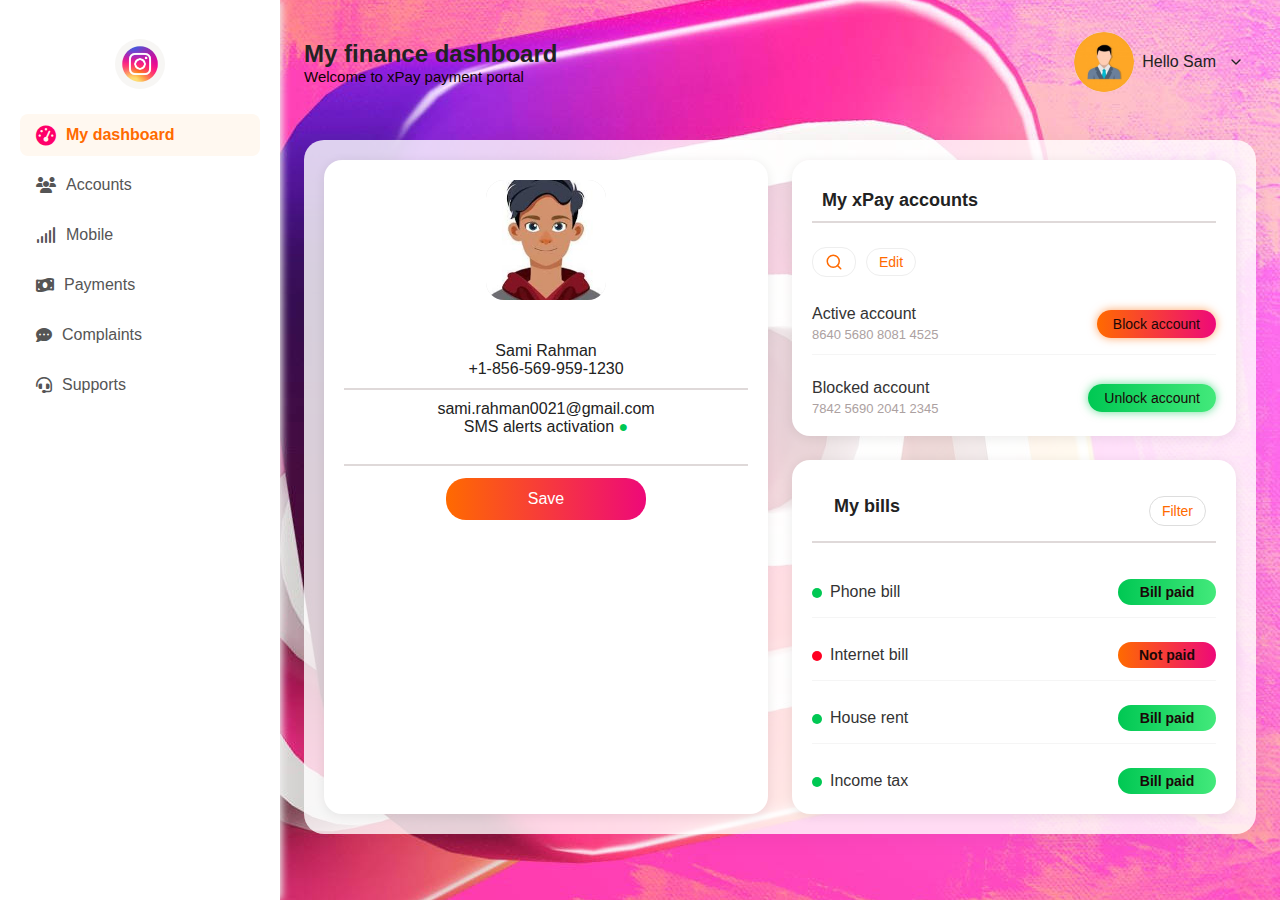
<file: dashboard.html>
<!DOCTYPE html>
<html lang="en">
<head>
  <meta charset="UTF-8">
  <title>My Finance Dashboard</title>
  <meta name="viewport" content="width=device-width, initial-scale=1.0">
  <link rel="stylesheet" href="css/dashboardstyle.css">
  <link rel="stylesheet" href="https://cdnjs.cloudflare.com/ajax/libs/font-awesome/6.4.0/css/all.min.css">

  <script src="javascript/dashboardscript.js"></script>

  
</head>
<body>
  <div class="container">
    <aside class="sidebar">
      <div class="logo">
        <img src="Images/instagram.jpg" alt="insta" width="80" height="60" style="border-radius:50%;">
        <span></span>
      </div>
      <nav class="my-navbar">

        <a href="#" class="active">
          <i class="fas fa-gauge-high fa-lg" style="color: #ff006a;"></i>My dashboard
        </a>
        
        <a href="#">
          <i class="fas fa-users"></i> Accounts
        </a>

        <a href="#">
          <i class="fas fa-signal"></i></i> Mobile
        </a>
        <a href="#">
          <i class="fas fa-money-bill-wave"></i> Payments
        </a>
        <a href="#">
          <i class="fas fa-comment-dots"></i> Complaints
        </a>
        <a href="#">
          <i class="fas fa-headset"></i> Supports
        </a>
      </nav>
    </aside>
    <main class="main">
      <div class="header">
        <div>
          <div class="title">My finance dashboard</div>
          <div style="color:#0f0101;font-size:15px;">Welcome to xPay payment portal</div>
        </div>
       
<div class="user-dropdown">
  <button class="user-dropdown-btn" aria-expanded="false" aria-haspopup="true">
    <img src="Images/user.jpg" alt="User" width="60" height="60" style="border-radius:50%;">
    <span>Hello Sam</span>
    <svg class="dropdown-arrow" width="16" height="16" viewBox="0 0 24 24" fill="none" stroke="currentColor" stroke-width="2" stroke-linecap="round" stroke-linejoin="round">
      <polyline points="6 9 12 15 18 9"></polyline>
    </svg>
  </button>
  <div class="user-dropdown-menu" aria-hidden="true">
    <a href="#">Profile</a>
    <a href="#">Settings</a>
    <a href="#">Logout</a>
  </div>
</div>
      </div>
      <div class="dashboard">

      
        <div class="card-outer">
        <div class="left-col">
          <div class="card">
            <img src="Images/profile.jpeg" alt="Profile" class="profile-img">

            <div class="profile-info">
              <div class="profile-name-phone" style="border-bottom: 2px solid rgb(223, 217, 217);padding: 10px 10px;">
              <div class="profile-name">Sami Rahman</div>
              <div class="profile-phone">+1-856-569-959-1230</div>
            </div>
            <div class="profile-email-status" style="border-bottom: 2px solid rgb(223, 217, 217);padding: 10px 10px;">
              <div class="profile-email">sami.rahman0021@gmail.com</div>
              
              <div class="profile-status">SMS alerts activation <span style="color:#00c853;">●</span></div><br>
            </div>
              <button class="save-btn">Save</button>
            </div>
          </div>
        </div>
        
      <div class="right-col">
          <div class="card">
            
            
             <span class="card-title" style="border-bottom: 2px solid rgb(223, 217, 217);font-weight:600;font-size:18px;padding: 10px 10px;">My xPay accounts</span>
    <div class="card-actions">
      <button class="search-btn" aria-label="Search">
        <svg class="search-icon" width="18" height="18" viewBox="0 0 24 24" fill="none" stroke="currentColor"
          stroke-width="2" stroke-linecap="round" stroke-linejoin="round">
          <circle cx="11" cy="11" r="8"></circle>
          <line x1="21" y1="21" x2="16.65" y2="16.65"></line>
        </svg>
      </button>
      <button class="edit-btn">Edit</button>
      </div>
            <div class="accounts-list">
              <div class="account-row">
                <span>Active account<br><span style="font-size:13px;color:rgb(172, 161, 161);">8640 5680 8081 4525</span></span>
                <button class="account-btn block account-badge ">Block account</button>
              </div>
              <div class="account-row">
                <span>Blocked account<br><span style="font-size:13px;color:rgb(172, 161, 161)">7842 5690 2041 2345</span></span>
                <button class="account-btn unblock account-badge">Unlock account</button>
              </div>
            </div>
          </div>



          
          <div class="card">
             <div class="card-header">

            <span class="card-title" >My bills</span>
              <button class="filter-btn">Filter</button>
            </div>
            <div class="bills-list">
              <div class="bill-row">
                
                <span class="bill-name paid">Phone bill</span>
                <span class="bill-status paid" style="font-size: 14px;color: rgb(26, 7, 7);"> Bill paid</span>
              </div>
              <div class="bill-row">
                
                <span class="bill-name notpaid">Internet bill</span>
                <span class="bill-status notpaid" style="font-size: 14px;color: rgb(26, 7, 7);" > Not paid</span>
              </div>
              <div class="bill-row">
                
                <span class="bill-name paid">House rent</span>
                <span class="bill-status paid" style="font-size: 14px;color: rgb(26, 7, 7);"> Bill paid</span>
              </div>
              <div class="bill-row">
                 <span class="bill-name paid">Income tax</span>
                <span class="bill-status paid" style="font-size: 14px;color: rgb(26, 7, 7);"> Bill paid</span>
              </div>
            </div>
          </div>
        </div>
      </div>
      </div>
    </div>
    </main>
  </div>
</body>
</html>
</file>
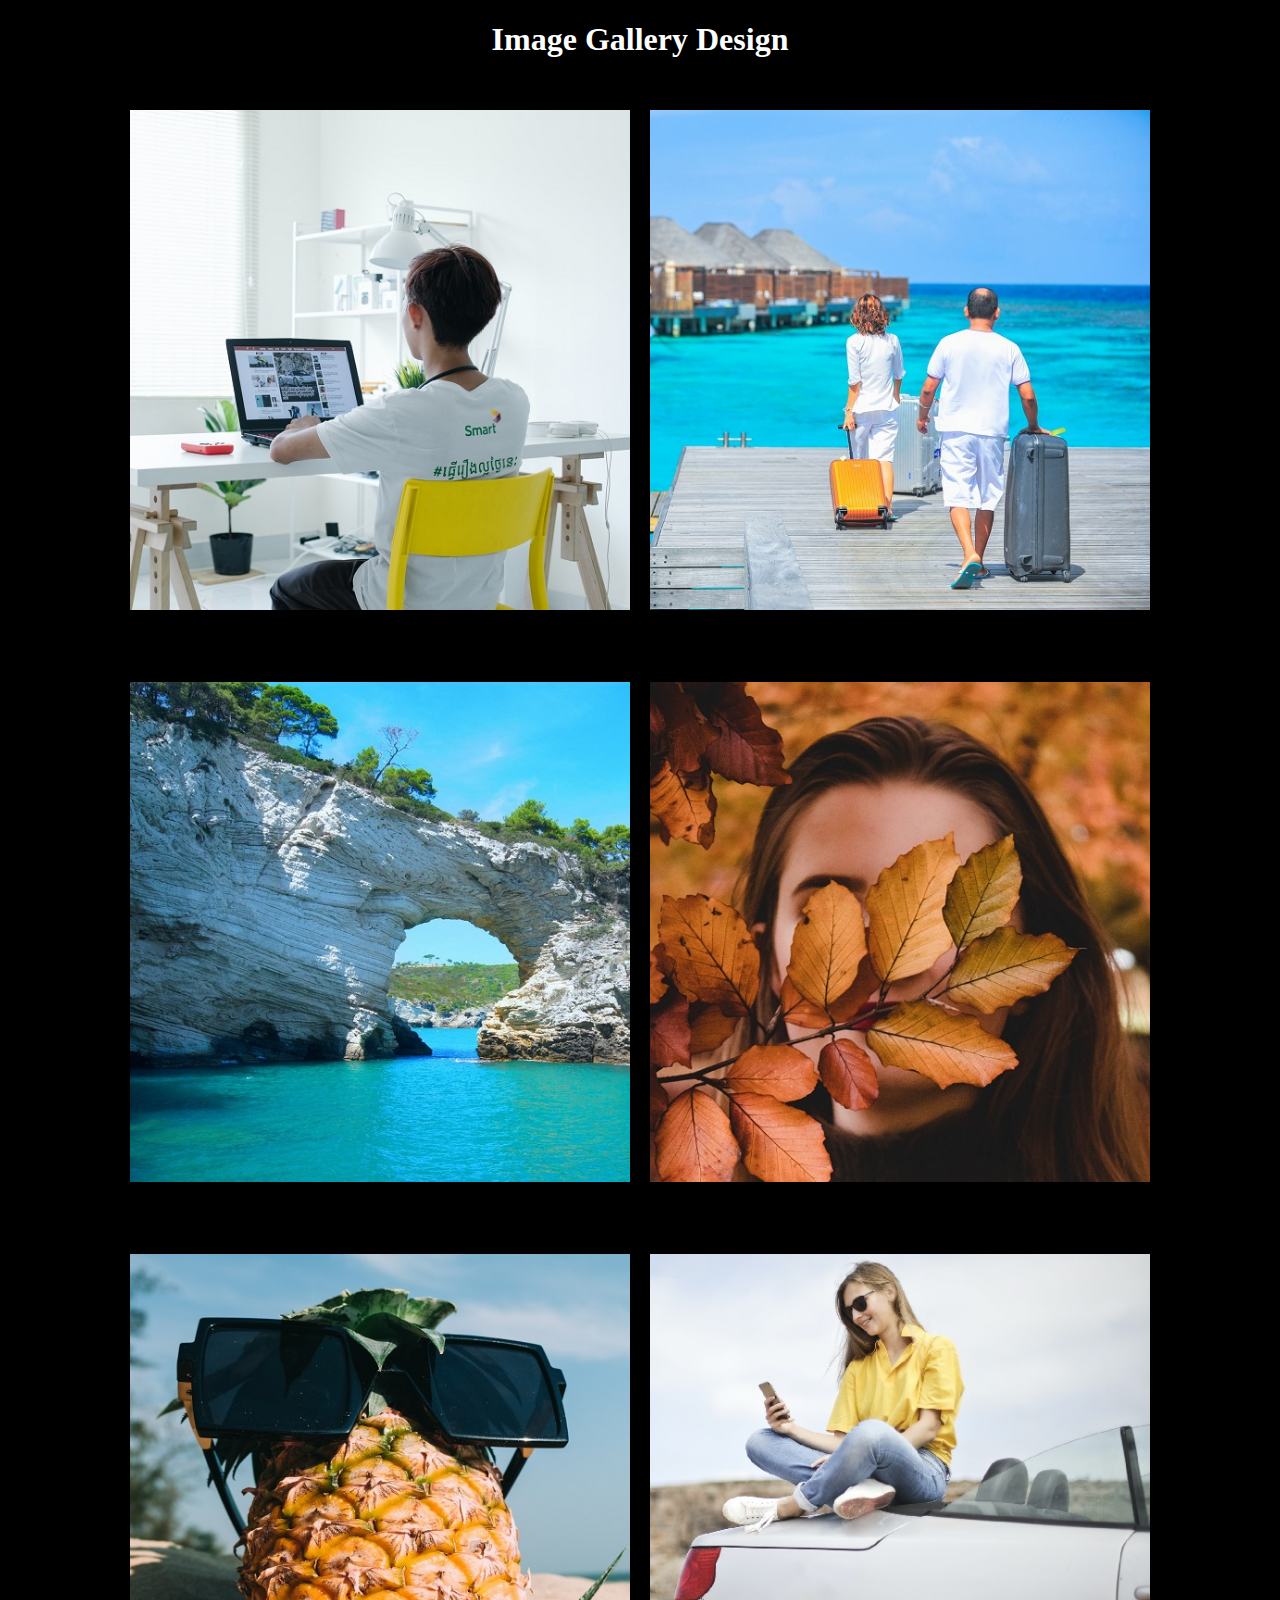
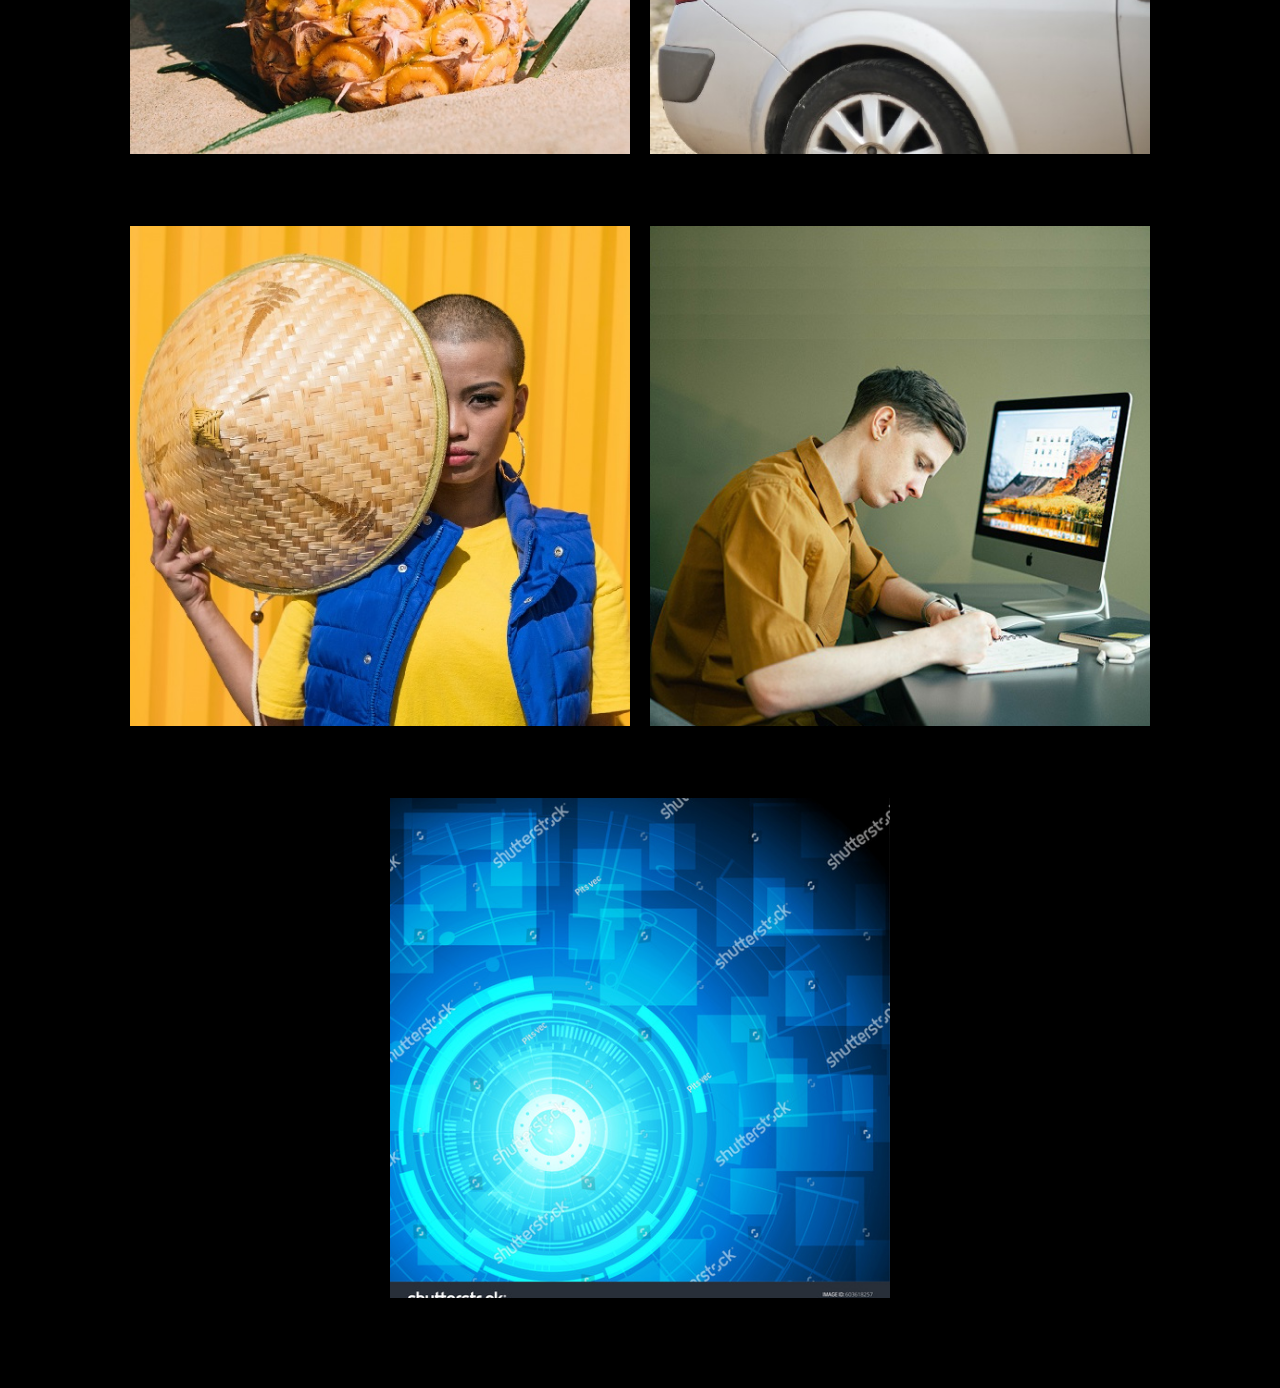
<file: gallery.html>
<!DOCTYPE html>
<html>
    <head>
        <meta charset="UTF-8">
        <meta name="viewport" content="width=device-width, initial-scale=1.0">
        <link rel="stylesheet" href="css/galleryimages.css">
       
        
        <title>Images Gallery</title>
    </head>
    <body>
        <div class="container">
            <h1>Image Gallery Design</h1>

            
        <div class="gallery">

           <div class="gallery-item">
                <img src="Images/img1.jpg"alt="Work 1">
                    <div class="description">Professional Photography</div>
            </div>

             <div class="gallery-item">
                <img src="Images/img2.jpg"alt="Travel 1">
                    <div class="description">Travel Photography</div>
            </div>

             <div class="gallery-item">
                <img src="Images/img3.jpg"alt="Beach">
                <div class="description">Beach Photography</div>
            </div>

             <div class="gallery-item">
                <img src="Images/img4.jpg"alt="Candid">
                <div class="description">Candid Photography</div>
            </div>

             <div class="gallery-item">
                <img src="Images/img5.jpg"alt="Funny">
                <div class="description">Funny Photography</div>
            </div>

             <div class="gallery-item">
                <img src="Images/img6.jpg"alt="Casual">
                <div class="description">Casual Photography</div>
            </div>

             <div class="gallery-item">
                <img src="Images/img7.jpg"alt="Modern">
                <div class="description">Modern Photography</div>
            </div>

             <div class="gallery-item">
                <img src="Images/img8.jpg"alt="Work">
                <div class="description">Workoholic Photography</div>
            </div>

            <div class="gallery-item">
                <img src="Images/artcreate.jpg"alt="Colour">
                <div class="description">Beautiful Photography</div>
            </div>

              
         <div id="modal" class="modal">
            <span id="close">&times;</span>
                <img id="modal-img" class="modal-content">
                <div id="caption"></div>
                    <button id="prev">&#10094;</button>
                    <button id="next">&#10095;</button>
         </div>

   <script src="javascript/galleryscript.js"></script>

  

            </div>
            

        </div>

        

        


    </body>
</html>
</file>
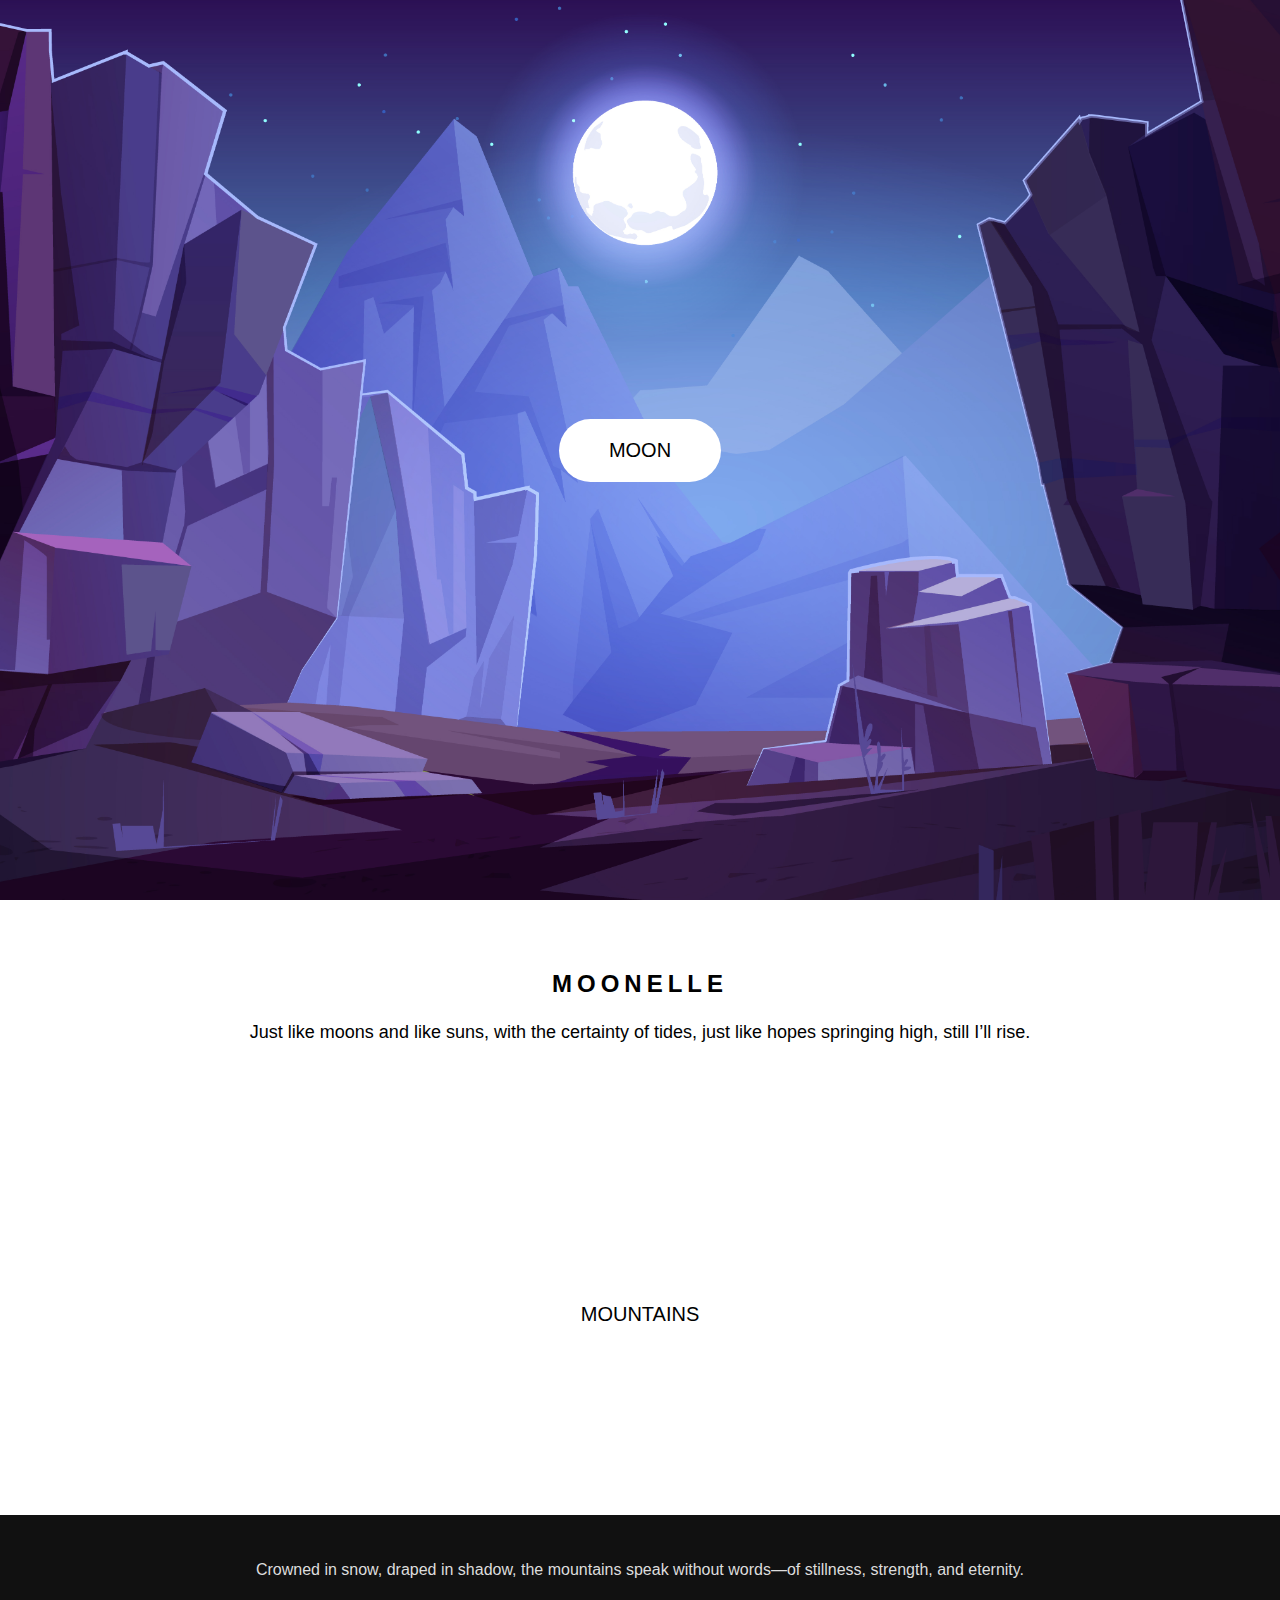
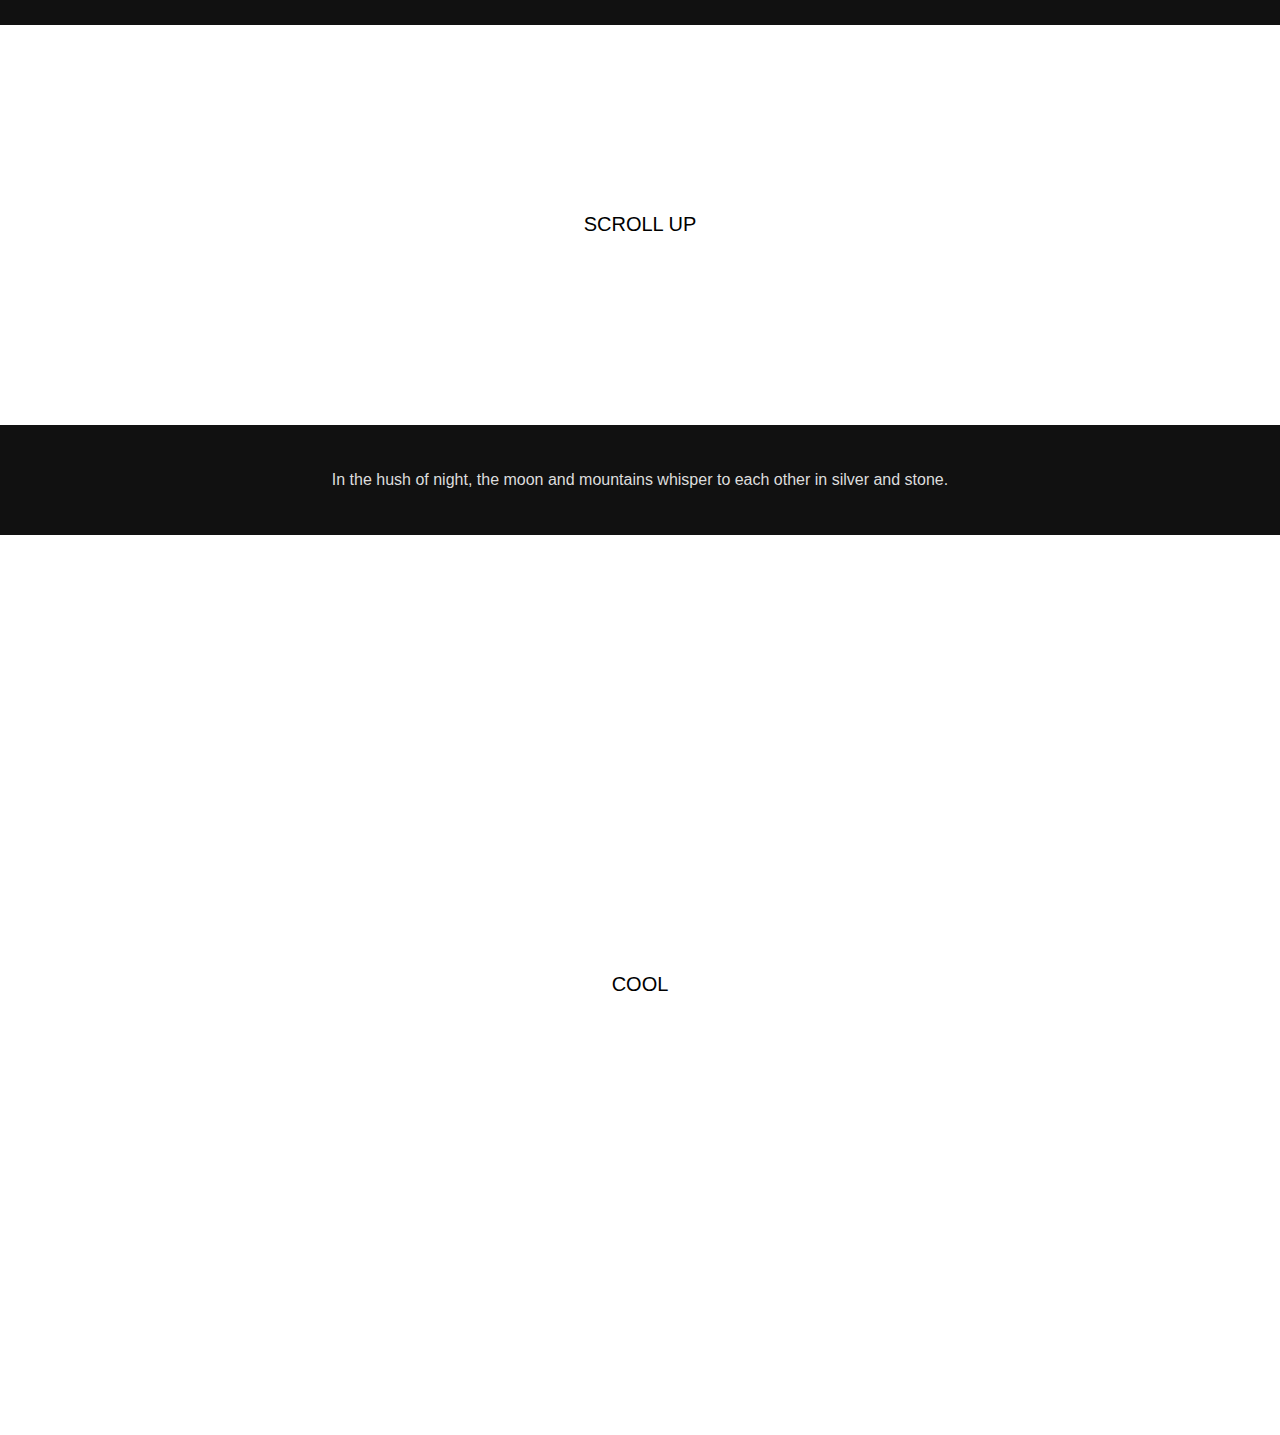
<file: parallax.html>
<!DOCTYPE html>
<html lang="en">
<head>
    <meta charset="UTF-8">
    <meta name="viewport" content="width=device-width, initial-scale=1.0">
    <link rel="stylesheet" href="css/parallaxstyle.css">
    <title>Mountain</title>
</head>
<body>

   
  <div class="parallax parallax1">
    <button class="parallax-text">MOON</button>
  </div>
  

  
  <div class="content">
    <h2>Moonelle</h2>
    <p>Just like moons and like suns, with the certainty of tides, just like hopes springing high, still I’ll rise.</p>
  </div>



  <div class="parallax parallax2">
     <button class="parallax-text">MOUNTAINS</button>


  </div>


  
  <div class="dark-section">
    <p>Crowned in snow, draped in shadow, the mountains speak without words—of stillness, strength, and eternity.</p>
  </div>


  <div class="parallax parallax3">
    <button class="parallax-text">Scroll Up</button>
  </div>


  <div class="dark-section">
    <p>In the hush of night, the moon and mountains whisper to each other in silver and stone.</p>
  </div>

  <div class="parallax parallax1">
    <button class="parallax-text">COOL</button>
  </div>

  

</body>
</html>
</file>
<file: css/dashboardstyle.css>
html, body {
  margin: 0;
  padding: 0;
  font-family: 'Segoe UI', Arial, sans-serif;
  background: #f7f7f7 url('../Images/insta.jpg') no-repeat center center fixed;
  background-color: rgba(255, 255, 255, 0.2);
  color: #222;
  height: 100%;
}

.container {
  display: flex;
  min-height: 100vh;
  width: 100vw;
}


.sidebar {
  width: 280px;
  background: #fff;
  box-shadow: 2px 0 8px #eee;
  padding-top: 24px;
}

.sidebar .logo {
  display: flex;
  align-items: center;
  justify-content: center;
  text-align: center;
  width: 100%;
  height: 80px;
  margin-bottom: 10px;
}

.sidebar .logo img {
  width: 50px;
  height: 50px;
  border-radius: 12px;
  display: block;
  margin: 0 auto;
}

.sidebar nav {
  display: flex;
  flex-direction: column;
  gap: 8px;
  padding: 0 20px;
}

.sidebar nav a {
  text-decoration: none;
  color: #555;
  font-size: 16px;
  display: flex;
  align-items: center;
  gap: 10px;
  padding: 12px 16px;
  border-radius: 8px;
  transition: all 0.2s;
}

.sidebar nav a.active,
.sidebar nav a:hover {
  color: #ff6a00;
  font-weight: 600;
  background: #fff8f0;
}



.main {
  flex: 1;
  padding: 24px;
  display: flex;
  flex-direction: column;
  gap: 24px;
}

.header {
  display: flex;
  justify-content: space-between;
  align-items: center;
  margin-bottom: 16px;
  flex-wrap: wrap;
  gap: 16px;
}

.header .title {
  font-size: 24px;
  font-weight: 700;
  margin: 0;
}

.header .subtitle {
  color: #888;
  font-size: 15px;
  margin: 4px 0 0;
  width: 100%;
}


.dashboard {
  display: flex;
  gap: 24px;
  flex-wrap: nowrap;
}

.card-outer {
  background: #fff;
  border-radius: 20px;
   background: rgba(255,255,255,0.8);
  box-shadow: 0 4px 24px rgba(0, 0, 0, 0.05);
  padding: 20px;
  width: 100%;
  box-sizing: border-box;
  display: flex;
  flex-wrap: wrap;
  gap: 24px;
}

.left-col, .right-col {
  flex: 1;

  min-width: 0;
  display: flex;
  flex-direction: column;
  gap: 24px;
}

.card {
  background: #fff;
  border-radius: 18px;
  box-shadow: 0 2px 12px rgba(0, 0, 0, 0.08);
  padding: 20px;
  display: flex;
  flex-direction: column;
  gap: 16px;
  flex:1;
}

.card-header {
  display: flex;
  justify-content: space-between;
  align-items: center;
  font-weight: 600;
  font-size: 18px;
  margin-bottom: 8px;
  border-bottom: 2px solid rgb(223, 217, 217);
  padding: 10px;
}

.card-title {
  font-weight: 600;
  font-size: 18px;
  margin-bottom: 8px;
  padding: 6px 12px;
}

.card-actions {
  display: flex;
  align-items: center;
  gap: 10px;
}

.search-btn, .edit-btn {
  background: #fff;
  border: 1px solid #eee;
  border-radius: 14px;
  color: #ff6a00;
  cursor: pointer;
  padding: 5px 12px;
  font-size: 14px;
  display: flex;
  align-items: center;
  gap: 4px;
  transition: background 0.2s;
}

.search-btn .search-icon {
  color: #ff6a00;
}

.search-btn:hover, .edit-btn:hover {
  background: #ffefe1;
}

.profile-img {
  width: 120px;
  height: 120px;
  border-radius: 18px;
  background: #e0e0e0;
  margin: 0 auto 16px;
  display: block;
  object-fit: cover;
}

.profile-info {
  text-align: center;
}

.profile-info .name {
  font-size: 20px;
  font-weight: 600;
  margin-bottom: 4px;
}

.profile-info .email,
.profile-info .phone {
  color: #888;
  font-size: 15px;
  margin-bottom: 2px;
}

.profile-info .status {
  color: #ff6a00;
  font-weight: 500;
  margin-bottom: 8px;
}

.profile-info .save-btn {
  background: linear-gradient(90deg, #ff6a00, #ee0979);
  color: #fff;
  border: none;
  border-radius: 20px;
  padding: 12px 24px;
  font-size: 16px;
  cursor: pointer;
  margin-top: 12px;
  transition: background 0.2s;
  width: 100%;
  max-width: 200px;
  margin-left: auto;
  margin-right: auto;
}

.profile-info .save-btn:hover {
  background: linear-gradient(90deg, #ee0979, #ff6a00);
}


.card-header .filter-btn {
  display: flex;
  justify-content: space-between;
  align-items: center;
  background: #fff;
  border: 1px solid #ddd;
  border-radius: 16px;
  padding: 6px 12px;
  font-size: 14px;
  color: #ff6a00;
  cursor: pointer;
  margin-left: auto;
  transition: background 0.2s, border-color 0.2s;
}

.filter-btn:hover {
  background: #f5f5f5;
  border-color: #ccc;
}


.accounts-list, .bills-list {
  display: flex;
  flex-direction: column;
  gap: 12px;
}

.account-row, .bill-row {
  display: flex;
  justify-content: space-between;
  align-items: center;
  padding: 12px 0;
  border-bottom: 1px solid #f5f5f5;
}

.account-row:last-child, .bill-row:last-child {
  border-bottom: none;
  padding-bottom: 0;
}

.account-row span, .bill-row span {
  font-size: 16px;
  color: #333;
}

.account-row span span, .bill-row span span {
  font-size: 13px;
  color: #aaa;
  display: block;
  margin-top: 4px;
}

.account-btn, .bill-status {
  border: none;
  border-radius: 14px;
  padding: 6px 16px;
  font-size: 14px;
  color: rgb(26, 7, 7);
  cursor: pointer;
  transition: opacity 0.2s;
}

.account-btn.block, .bill-status.notpaid {
  background: linear-gradient(90deg, #ff6a00, #ee0979);
}

.account-btn.unblock, .bill-status.paid {
  background: linear-gradient(90deg, #00c853, #43e97b);
}

.account-btn:hover, .bill-status:hover {
  opacity: 0.9;
}



.account-badge {
  animation: glow-pulse 1.8s infinite;
  transition: transform 0.3s ease;
}

.account-btn.unblock {
  background: linear-gradient(90deg, #00c853, #43e97b);
  box-shadow: 0 0 10px rgba(0, 200, 83, 0.6);
  animation: pulse-green 2s infinite;
}

.account-btn.block {
  background: linear-gradient(90deg, #ff6a00, #ee0979);
  box-shadow: 0 0 10px rgba(255, 106, 0, 0.6);
  animation: pulse-orange 2s infinite;
}

@keyframes pulse-green {
  0% {
    box-shadow: 0 0 0 0 rgba(0, 200, 83, 0.7);
  }
  70% {
    box-shadow: 0 0 0 12px rgba(0, 200, 83, 0);
  }
  100% {
    box-shadow: 0 0 0 0 rgba(0, 200, 83, 0);
  }
}

@keyframes pulse-orange {
  0% {
    box-shadow: 0 0 0 0 rgba(255, 106, 0, 0.6);
  }
  70% {
    box-shadow: 0 0 0 12px rgba(255, 106, 0, 0);
  }
  100% {
    box-shadow: 0 0 0 0 rgba(255, 106, 0, 0);
  }
}


.user-dropdown {
  position: relative;
  display: inline-block;
}

.user-dropdown-btn {
  background: none;
  border: none;
  cursor: pointer;
  display: flex;
  align-items: center;
  gap: 8px;
  padding: 8px 12px;
  border-radius: 24px;
  transition: background 0.2s;
  font-size: 16px;
  color: #222;
}

.user-dropdown-btn:hover {
  background: #f5f5f5;
}

.dropdown-arrow {
  margin-left: 4px;
  transition: transform 0.2s;
}

.user-dropdown.active .dropdown-arrow {
  transform: rotate(180deg);
}

.user-dropdown-menu {
  display: none;
  position: absolute;
  right: 0;
  background: #fff;
  min-width: 160px;
  border-radius: 8px;
  box-shadow: 0 4px 12px rgba(0, 0, 0, 0.1);
  z-index: 100;
  padding: 8px 0;
  margin-top: 4px;
}

.user-dropdown-menu a {
  display: block;
  padding: 8px 16px;
  color: #222;
  text-decoration: none;
  transition: background 0.2s;
}

.user-dropdown-menu a:hover {
  background: #f5f5f5;
}

.user-dropdown.active .user-dropdown-menu {
  display: block;
}

.bill-name.paid::before,
.bill-name.notpaid::before {
  content: '';
  display: inline-block;
  width: 10px;
  height: 10px;
  border-radius: 50%;
  margin-right: 8px;
  vertical-align: middle;
}

.bill-name.paid::before {
  background-color: #00c853;
}

.bill-name.notpaid::before {
  background-color: #ff0022;
}

.bill-status {
  padding: 5px 14px;
  border-radius: 20px;
  font-size: 13px;
  font-weight: 600;
  text-align: center;
  color: #fff;
  display: inline-block;
  min-width: 70px;
}

.bill-status.paid {
  background-color: #1dd1a1;
  animation: pulse-paid 2s infinite;
}

.bill-status.notpaid {
  background-color: #ff6b6b;
  animation: pulse-unpaid 2s infinite;
}

@keyframes pulse-paid {
  0% {
    transform: scale(1);
    box-shadow: 0 0 0 0 rgba(29, 209, 161, 0.6);
  }
  70% {
    transform: scale(1.05);
    box-shadow: 0 0 0 10px rgba(29, 209, 161, 0);
  }
  100% {
    transform: scale(1);
    box-shadow: 0 0 0 0 rgba(29, 209, 161, 0);
  }
}

@keyframes pulse-unpaid {
  0% {
    transform: scale(1);
    box-shadow: 0 0 0 0 rgba(255, 107, 107, 0.6);
  }
  70% {
    transform: scale(1.05);
    box-shadow: 0 0 0 10px rgba(255, 107, 107, 0);
  }
  100% {
    transform: scale(1);
    box-shadow: 0 0 0 0 rgba(255, 107, 107, 0);
  }
}


@media (max-width: 900px) {
  .container {
    flex-direction: column;
  }
  .sidebar {
    width: 100%;
    padding: 16px;
    box-shadow: 0 2px 8px #eee;
    position: static;
  }
  .sidebar nav {
    flex-direction: row;
    flex-wrap: wrap;
    justify-content: center;
    padding: 0;
    gap: 8px;
  }
  .sidebar nav a {
    padding: 8px 12px;
    font-size: 14px;
  }
  .main {
    padding: 16px;
    margin-left: 0;
  }
  .dashboard {
    flex-direction: column;
    gap: 16px;
  }
  .card-outer {
    flex-direction: column;
    padding: 16px;
    gap: 16px;
  }
  .left-col, .right-col {
    width: 100%;
  }
  .card {
    padding: 16px;
  }
  .header {
    flex-direction: column;
    align-items: flex-start;
    gap: 8px;
  }
  .header .title {
    font-size: 22px;
  }
  .header .user {
    width: 100%;
    justify-content: flex-end;
  }
  .profile-img {
    width: 100px;
    height: 100px;
  }
  .profile-info .name {
    font-size: 18px;
  }
  .profile-info .save-btn {
    padding: 10px 20px;
    font-size: 15px;
  }
  .account-row, .bill-row {
    flex-direction: column;
    align-items: flex-start;
    gap: 8px;
  }
  .account-btn, .bill-status {
    align-self: flex-end;
    margin-top: 8px;
  }
}
</file>
<file: css/galleryimages.css>
* {
  box-sizing: border-box;
}
body{
  background-color: black;
}

div.description {
  padding: 15px;
  text-align: center;
}

.gallery{
  display: flex;
  flex-wrap: wrap;
  
  justify-content: center; /* <-- this centers the images horizontally */
  gap: 20px;               /* <-- spacing between images */
  padding: 30px;
}

.gallery img{
  width: 500px;
  height: 500px;
  object-fit: cover;
}
/*.gallery-item{
    margin-left: 40px;
  padding: 50px 6px;
  float: left;
  width: 30%;
  object-fit: cover;
}*/
h1{
    text-align: center;
    color: white;
}



.modal {
  display: none;
  position: fixed;
  z-index: 1000;
  padding-top: 150px;
   
  left: 0;
  top: 0;
  width: 100%;
  height: 100%;
  justify-content: center;
  align-items: flex-start;
  overflow: auto;
  background-color: rgba(0,0,0,0.9);
}

.modal-content {
  display: block;
  margin: auto;
  max-width: 80%;
  max-height: 80%;
}

#caption {
  text-align: center;
  color: #ccc;
  padding: 10px 0;
}

#close {
  position: absolute;
  top: 20px;
  right: 35px;
  color: #fff;
  font-size: 40px;
  font-weight: bold;
  cursor: pointer;
}

#prev, #next {
  position: absolute;
  top: 50%;
  color: white;
  font-size: 40px;
  background-color: transparent;
  border: none;
  cursor: pointer;
  user-select: none;
  transform: translateY(-50%);
}

#prev {
  left: 30px;
}

#next {
  right: 30px;
}
</file>
<file: css/parallaxstyle.css>
body, html {
      height: 100%;
      margin: 0;
      font-family: Arial, sans-serif;
      color: #fff;
      

}
    

    .parallax {
      background-attachment: fixed;
      background-position: center;
      background-repeat: no-repeat;
      background-size: cover;
      height: 100vh;
      position: relative;
    }


    .parallax1 {
      background-image: url('../Images/img9.jpg');
      display: flex;
      justify-content: center; 
      align-items: center;    
}
    

    
    .parallax2 {
      background-image: url('../Images/img10.jpg');
      height: 400px;
      display: flex;
      justify-content: center; 
      align-items: center;
    }

    .parallax3{
        background-image: url('../Images/img11.jpg');
        height: 400px;
        display: flex;
      justify-content: center; 
      align-items: center;
    }

    
.parallax-text{
  position: relative;
  font-size: 20px;
  font-weight: bolder;
  text-transform: uppercase;
  text-decoration: none;
  padding: 1em 2.5em;
  display: inline-block;
  cursor: pointer;
  border-radius: 6em;
  transition: all 0.2s;
  border: none;
  font-family: inherit;
  font-weight: 500;
  color: black;
  background-color: white;
  display: flex;
  justify-content: center;
  align-items: center;
}

.parallax-text:hover {
  transform: translateY(-3px);
  box-shadow: 0 10px 20px rgba(0, 0, 0, 0.2);
}

.parallax-text:active {
  transform: translateY(-1px);
  box-shadow: 0 5px 10px rgba(0, 0, 0, 0.2);
}

.parallax-text::after {
  content: "";
  display: inline-block;
  height: 100%;
  width: 100%;
  border-radius: 100px;
  position: absolute;
  top: 0;
  left: 0;
  z-index: -1;
  transition: all 0.4s;
}

.parallax-text::after {
  background-color: #fff;
}

.parallax-text:hover::after {
  transform: scaleX(1.4) scaleY(1.6);
  opacity: 0;
}
  .content {
      padding: 50px 80px;
      text-align: center;
      background-color: white;
      color: black;
    }

    .content h2 {
      font-size: 24px;
      text-transform: uppercase;
      letter-spacing: 5px;
    }

    .content p {
      font-size: 18px;
      line-height: 1.6;
    }

    .dark-section {
      background-color: #111;
      color: #ddd;
      padding: 30px;
      text-align: center;
    }
</file>
